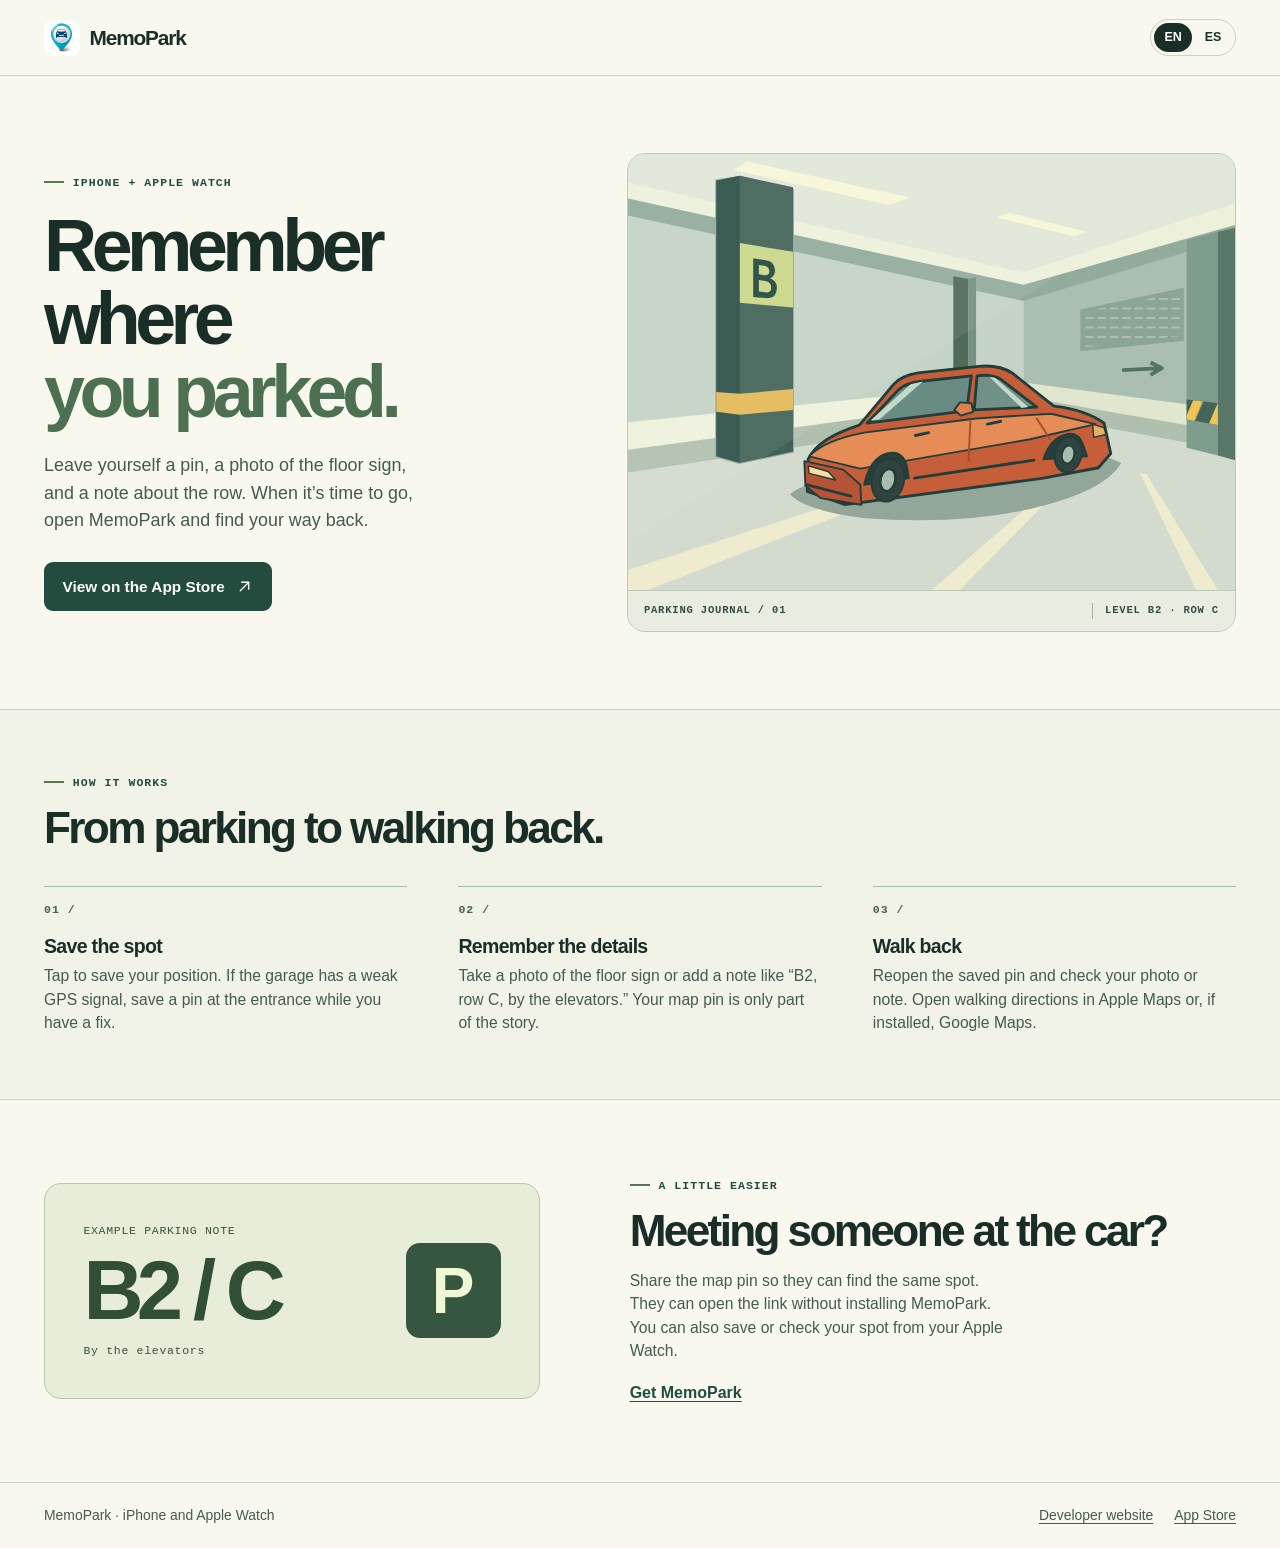
<file: index.html>
<!doctype html>
<html lang="en"><head>
<meta charset="utf-8">
<meta name="viewport" content="width=device-width, initial-scale=1">
<title>MemoPark: remember where you parked</title>
<meta name="description" content="Save your parking spot, photograph the floor sign, and get walking directions back to your car. MemoPark for iPhone and Apple Watch.">
<meta name="theme-color" content="#f8f8ef">
<meta property="og:type" content="website">
<meta property="og:title" content="MemoPark: remember where you parked">
<meta property="og:description" content="Save your parking spot, photograph the floor sign, and get walking directions back to your car. MemoPark for iPhone and Apple Watch.">
<meta property="og:url" content="https://pclemente.github.io/memopark-site/">
<meta property="og:locale" content="en_US">
<meta property="og:locale:alternate" content="es_ES">
<meta property="og:image" content="https://pclemente.github.io/memopark-site/assets/memopark.png">
<meta property="og:image:alt" content="MemoPark">
<link rel="canonical" href="https://pclemente.github.io/memopark-site/">
<link rel="alternate" hreflang="en" href="https://pclemente.github.io/memopark-site/">
<link rel="alternate" hreflang="es" href="https://pclemente.github.io/memopark-site/es/">
<link rel="alternate" hreflang="x-default" href="https://pclemente.github.io/memopark-site/">
<link rel="icon" href="./assets/memopark.png" type="image/png">
<link rel="apple-touch-icon" href="./assets/memopark.png">
<link rel="stylesheet" href="./assets/site.css">
</head>
<body>
<a class="skip" href="#main">Skip to content</a>
<header class="bar"><div class="nav wrap">
<a class="brand" href="./" aria-label="MemoPark home"><img src="./assets/memopark.png" alt="" width="36" height="36">MemoPark</a>
<nav class="lang" aria-label="Language"><a href="./" hreflang="en" lang="en" aria-label="English" aria-current="page">EN</a><a href="./es/" hreflang="es" lang="es" aria-label="Español">ES</a></nav>
</div></header>
<main id="main">
<section class="hero wrap" aria-labelledby="title"><div>
<p class="eyebrow">iPhone + Apple Watch</p><h1 id="title">Remember where <span>you parked.</span></h1>
<p class="lead">Leave yourself a pin, a photo of the floor sign, and a note about the row. When it’s time to go, open MemoPark and find your way back.</p>
<a class="cta" href="https://apps.apple.com/app/apple-store/id1123786909?pt=10014801&amp;ct=memopark-site&amp;mt=8">View on the App Store<svg viewBox="0 0 24 24" fill="none" stroke="currentColor" stroke-width="1.8" stroke-linecap="round" stroke-linejoin="round" aria-hidden="true" focusable="false"><path d="M6 18 18 6M8 6h10v10"/></svg></a>
</div><figure class="art"><img src="./assets/garage.svg" alt="Illustration of an orange car parked beside a green pillar in a garage." width="640" height="460" fetchpriority="high">
<figcaption class="plate"><span>Parking journal / 01</span><strong>Level B2 · Row C</strong></figcaption></figure></section>
<section class="guide" aria-labelledby="guide-title"><div class="wrap">
<p class="eyebrow">How it works</p><h2 id="guide-title">From parking to walking back.</h2>
<ol class="steps"><li><span class="sequence" aria-hidden="true">01 /</span><h3>Save the spot</h3><p>Tap to save your position. If the garage has a weak GPS signal, save a pin at the entrance while you have a fix.</p></li>
<li><span class="sequence" aria-hidden="true">02 /</span><h3>Remember the details</h3><p>Take a photo of the floor sign or add a note like “B2, row C, by the elevators.” Your map pin is only part of the story.</p></li>
<li><span class="sequence" aria-hidden="true">03 /</span><h3>Walk back</h3><p>Reopen the saved pin and check your photo or note. Open walking directions in Apple Maps or, if installed, Google Maps.</p></li></ol></div></section>
<section class="extras wrap" aria-labelledby="extras-title">
<div class="album" role="img" aria-label="Example parking note: level B2, row C, by the elevators."><div class="stamp" aria-hidden="true"><small>EXAMPLE PARKING NOTE</small><b>B2 / C</b><span>By the elevators</span></div><span class="sign" aria-hidden="true">P</span></div>
<div><p class="eyebrow">A little easier</p><h2 id="extras-title">Meeting someone at the car?</h2><p>Share the map pin so they can find the same spot. They can open the link without installing MemoPark. You can also save or check your spot from your Apple Watch.</p><a class="textlink" href="https://apps.apple.com/app/apple-store/id1123786909?pt=10014801&amp;ct=memopark-site&amp;mt=8">Get MemoPark</a></div>
</section></main>
<footer class="foot"><div class="wrap footrow"><span>MemoPark · iPhone and Apple Watch</span><nav class="footlinks" aria-label="More information"><a href="https://pabloclementeperez.com/">Developer website</a><a href="https://apps.apple.com/app/apple-store/id1123786909?pt=10014801&amp;ct=memopark-site&amp;mt=8">App Store</a></nav></div></footer>
</body></html>
</file>
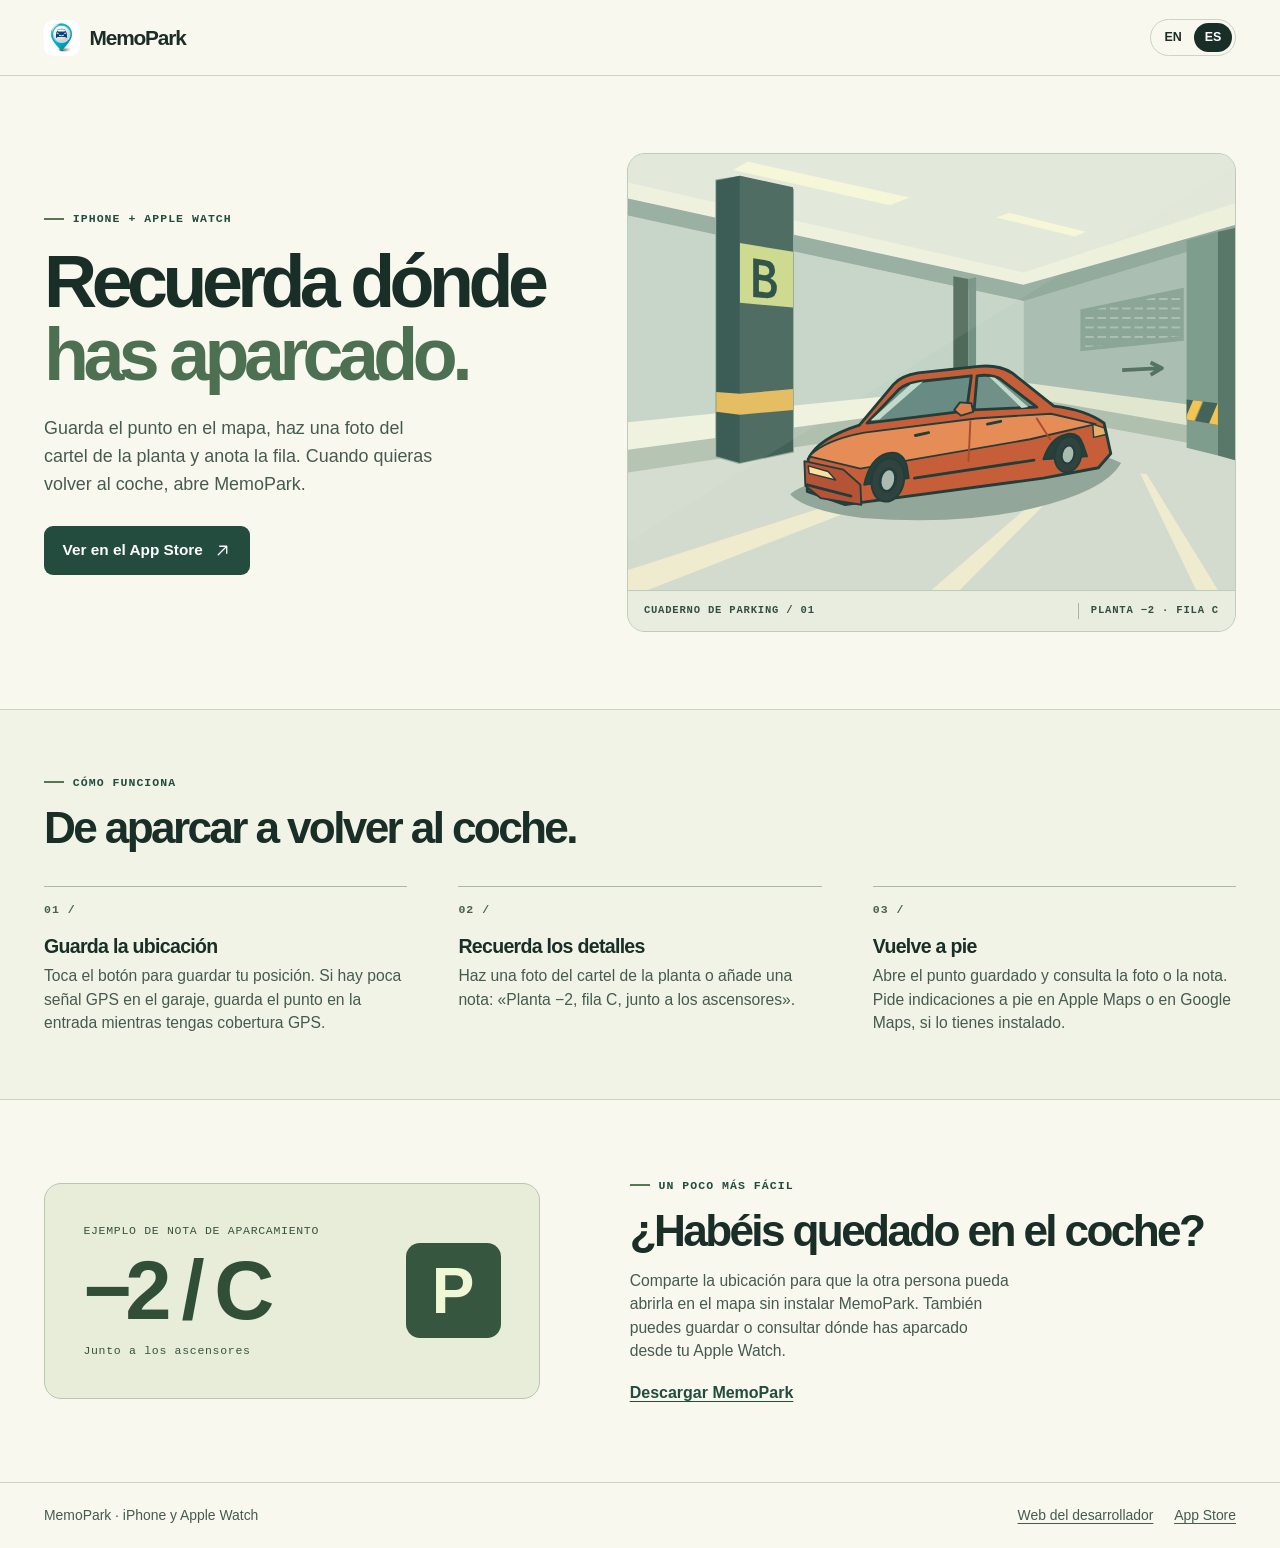
<file: es/index.html>
<!doctype html>
<html lang="es"><head>
<meta charset="utf-8">
<meta name="viewport" content="width=device-width, initial-scale=1">
<title>MemoPark: recuerda dónde has aparcado</title>
<meta name="description" content="Guarda dónde has aparcado, haz una foto del cartel de la planta y pide indicaciones a pie para volver a tu coche. MemoPark para iPhone y Apple Watch.">
<meta name="theme-color" content="#f8f8ef">
<meta property="og:type" content="website">
<meta property="og:title" content="MemoPark: recuerda dónde has aparcado">
<meta property="og:description" content="Guarda dónde has aparcado, haz una foto del cartel de la planta y pide indicaciones a pie para volver a tu coche. MemoPark para iPhone y Apple Watch.">
<meta property="og:url" content="https://pclemente.github.io/memopark-site/es/">
<meta property="og:locale" content="es_ES">
<meta property="og:locale:alternate" content="en_US">
<meta property="og:image" content="https://pclemente.github.io/memopark-site/assets/memopark.png">
<meta property="og:image:alt" content="MemoPark">
<link rel="canonical" href="https://pclemente.github.io/memopark-site/es/">
<link rel="alternate" hreflang="en" href="https://pclemente.github.io/memopark-site/">
<link rel="alternate" hreflang="es" href="https://pclemente.github.io/memopark-site/es/">
<link rel="alternate" hreflang="x-default" href="https://pclemente.github.io/memopark-site/">
<link rel="icon" href="../assets/memopark.png" type="image/png">
<link rel="apple-touch-icon" href="../assets/memopark.png">
<link rel="stylesheet" href="../assets/site.css">
</head>
<body>
<a class="skip" href="#main">Saltar al contenido</a>
<header class="bar"><div class="nav wrap">
<a class="brand" href="./" aria-label="Inicio de MemoPark"><img src="../assets/memopark.png" alt="" width="36" height="36">MemoPark</a>
<nav class="lang" aria-label="Idioma"><a href="../" hreflang="en" lang="en" aria-label="English">EN</a><a href="../es/" hreflang="es" lang="es" aria-label="Español" aria-current="page">ES</a></nav>
</div></header>
<main id="main">
<section class="hero wrap" aria-labelledby="title"><div>
<p class="eyebrow">iPhone + Apple Watch</p><h1 id="title">Recuerda dónde <span>has aparcado.</span></h1>
<p class="lead">Guarda el punto en el mapa, haz una foto del cartel de la planta y anota la fila. Cuando quieras volver al coche, abre MemoPark.</p>
<a class="cta" href="https://apps.apple.com/app/apple-store/id1123786909?pt=10014801&amp;ct=memopark-site&amp;mt=8">Ver en el App Store<svg viewBox="0 0 24 24" fill="none" stroke="currentColor" stroke-width="1.8" stroke-linecap="round" stroke-linejoin="round" aria-hidden="true" focusable="false"><path d="M6 18 18 6M8 6h10v10"/></svg></a>
</div><figure class="art"><img src="../assets/garage.svg" alt="Ilustración de un coche naranja aparcado junto a una columna verde en un garaje." width="640" height="460" fetchpriority="high">
<figcaption class="plate"><span>Cuaderno de parking / 01</span><strong>Planta −2 · Fila C</strong></figcaption></figure></section>
<section class="guide" aria-labelledby="guide-title"><div class="wrap">
<p class="eyebrow">Cómo funciona</p><h2 id="guide-title">De aparcar a volver al coche.</h2>
<ol class="steps"><li><span class="sequence" aria-hidden="true">01 /</span><h3>Guarda la ubicación</h3><p>Toca el botón para guardar tu posición. Si hay poca señal GPS en el garaje, guarda el punto en la entrada mientras tengas cobertura GPS.</p></li>
<li><span class="sequence" aria-hidden="true">02 /</span><h3>Recuerda los detalles</h3><p>Haz una foto del cartel de la planta o añade una nota: «Planta −2, fila C, junto a los ascensores».</p></li>
<li><span class="sequence" aria-hidden="true">03 /</span><h3>Vuelve a pie</h3><p>Abre el punto guardado y consulta la foto o la nota. Pide indicaciones a pie en Apple Maps o en Google Maps, si lo tienes instalado.</p></li></ol></div></section>
<section class="extras wrap" aria-labelledby="extras-title">
<div class="album" role="img" aria-label="Ejemplo de nota: planta menos dos, fila C, junto a los ascensores."><div class="stamp" aria-hidden="true"><small>EJEMPLO DE NOTA DE APARCAMIENTO</small><b>−2 / C</b><span>Junto a los ascensores</span></div><span class="sign" aria-hidden="true">P</span></div>
<div><p class="eyebrow">Un poco más fácil</p><h2 id="extras-title">¿Habéis quedado en el coche?</h2><p>Comparte la ubicación para que la otra persona pueda abrirla en el mapa sin instalar MemoPark. También puedes guardar o consultar dónde has aparcado desde tu Apple Watch.</p><a class="textlink" href="https://apps.apple.com/app/apple-store/id1123786909?pt=10014801&amp;ct=memopark-site&amp;mt=8">Descargar MemoPark</a></div>
</section></main>
<footer class="foot"><div class="wrap footrow"><span>MemoPark · iPhone y Apple Watch</span><nav class="footlinks" aria-label="Más información"><a href="https://pabloclementeperez.com/">Web del desarrollador</a><a href="https://apps.apple.com/app/apple-store/id1123786909?pt=10014801&amp;ct=memopark-site&amp;mt=8">App Store</a></nav></div></footer>
</body></html>
</file>
<file: assets/site.css>
:root{color-scheme:light;--paper:#f8f8ef;--ink:#182e27;--muted:#465a50;--line:#cbd3c2;--green:#234c3f;--pale:#e9efd7;--yellow:#e0eb83;--white:#fff}
*{box-sizing:border-box}
html{font-family:-apple-system,BlinkMacSystemFont,"Segoe UI",sans-serif;background:var(--paper);color:var(--ink);scroll-behavior:smooth}
body{margin:0;line-height:1.5}
a{color:inherit;text-underline-offset:.18em}
a:focus-visible{outline:3px solid #91601a;outline-offset:4px}
.wrap{width:min(1192px,calc(100% - 72px));margin-inline:auto}
.skip{position:absolute;z-index:5;top:8px;left:8px;transform:translateY(-160%);padding:8px;background:var(--white)}
.skip:focus{transform:none}
.bar{border-bottom:1px solid var(--line)}
.nav{display:flex;align-items:center;justify-content:space-between;gap:1rem;min-height:75px}
.brand{display:inline-flex;align-items:center;gap:.6rem;color:var(--ink);font-size:1.3rem;font-weight:760;letter-spacing:-.055em;text-decoration:none}
.brand img{width:36px;height:36px;border-radius:9px}
.lang{display:flex;align-items:center;gap:.12rem;border:1px solid var(--line);border-radius:100px;padding:3px}
.lang a{min-width:38px;padding:.35rem .45rem;border-radius:100px;text-align:center;text-decoration:none;font-size:.78rem;font-weight:700}
.lang a[aria-current]{background:var(--ink);color:var(--white)}
.lang a:not([aria-current]):hover{background:var(--pale)}
.hero{display:grid;grid-template-columns: .92fr 1.08fr;gap:clamp(2rem,5vw,5rem);align-items:center;padding-block:clamp(2.5rem,6vw,5.5rem)}
.eyebrow,.sequence,.plate{font-family:ui-monospace,SFMono-Regular,Consolas,monospace;text-transform:uppercase;font-size:.72rem;font-weight:650;letter-spacing:.09em}
.eyebrow{display:flex;align-items:center;gap:.55rem;margin:0 0 1.2rem;color:var(--green)}
.eyebrow:before{content:"";width:20px;height:2px;background:#587556}
h1,h2,h3,p,figure{margin:0}
h1,h2,h3{text-wrap:balance}
h1{font-size:clamp(2.9rem,5.75vw,5.6rem);line-height:.99;letter-spacing:-.075em;font-weight:715;max-width:12ch}
h1 span{display:block;color:#4c7051}
html[lang="es"] h1{max-width:13ch}
.lead{margin:1.45rem 0 1.7rem;max-width:39ch;color:var(--muted);font-size:clamp(1.02rem,1.4vw,1.19rem);line-height:1.55}
.cta{display:inline-flex;align-items:center;justify-content:center;gap:.75em;min-height:49px;padding:.77rem 1.1rem;border:1px solid transparent;border-radius:9px;background:var(--green);color:white;text-decoration:none;font-size:.96rem;font-weight:660;line-height:1.2;transition:background-color .16s}
.cta:hover{background:#163b30}.cta svg{width:17px;height:17px}
.art{overflow:hidden;background:#dce5d7;border:1px solid #bfcbbd;border-radius:18px}
.art img{display:block;width:100%;height:auto}
.plate{display:flex;align-items:center;justify-content:space-between;gap:.7rem;padding:.75rem 1rem;background:#e9eddf;color:#344f42;border-top:1px solid #bfcbba;font-size:.66rem;letter-spacing:.075em}
.plate strong{display:inline-block;border-left:1px solid #a6b6a5;padding-left:.75rem;font:inherit;text-align:right}
.guide{border-block:1px solid var(--line);background:#f0f3e6;padding-block:clamp(2.4rem,5vw,4.5rem)}
.guide h2,.extras h2{font-size:clamp(1.85rem,3.45vw,3rem);line-height:1.09;letter-spacing:-.06em;font-weight:675}
.guide .eyebrow,.extras .eyebrow{margin-bottom:.8rem}
.steps{display:grid;grid-template-columns:repeat(3,minmax(0,1fr));padding:0;margin:2.15rem 0 0;list-style:none;gap:clamp(1.4rem,4vw,4rem)}
.steps li{border-top:1px solid #aab9a5;padding-top:.85rem}
.sequence{color:#486347;font-size:.72rem;display:block;margin-bottom:1.02rem}
.steps h3{font-size:1.22rem;letter-spacing:-.035em;line-height:1.2;margin-bottom:.4rem}
.steps p,.extras p:not(.eyebrow){color:var(--muted);font-size:.98rem;max-width:44ch}
.extras{display:grid;grid-template-columns:.9fr 1.1fr;gap:clamp(2rem,7vw,6rem);align-items:center;padding-block:clamp(3rem,6vw,5.4rem)}
.extras p:not(.eyebrow){margin:.85rem 0 1.15rem}
.album{border:1px solid #b9c6b1;border-radius:17px;background:#e8edda;display:grid;grid-template-columns:1fr auto;align-items:center;gap:1rem;padding:clamp(1.25rem,3vw,2.5rem);position:relative;overflow:hidden}
.stamp{position:relative;z-index:1}
.stamp small,.stamp b,.stamp span{display:block}
.stamp small,.stamp span{font-family:ui-monospace,SFMono-Regular,Consolas,monospace;color:#38533e;font-size:.72rem;letter-spacing:.06em}
.stamp b{color:#314f37;font-size:clamp(2.7rem,6.5vw,6.1rem);letter-spacing:-.08em;font-weight:710;line-height:1.1;margin:.35rem 0}
.sign{width:clamp(56px,8vw,95px);border-radius:14px;aspect-ratio:1;background:#375640;display:grid;place-items:center;color:#eff7d5;font-size:clamp(2rem,5vw,4rem);font-weight:750;line-height:1}
.textlink{font-weight:650;color:var(--green)}
.foot{border-top:1px solid var(--line)}
.footrow{display:flex;align-items:center;justify-content:space-between;gap:.8rem 1.2rem;flex-wrap:wrap;padding-block:1.4rem;color:var(--muted);font-size:.87rem}
.footlinks{display:flex;flex-wrap:wrap;gap:.8rem 1.3rem}
@media(max-width:850px){.wrap{width:min(100% - 44px,720px)}.hero{gap:1.8rem}.plate{font-size:.59rem;padding:.65rem}.steps{gap:1.3rem}.extras{gap:2rem}}
@media(max-width:670px){.wrap{width:calc(100% - 38px)}.nav{min-height:63px}.hero,.extras{grid-template-columns:1fr}.hero{gap:1.8rem;padding-top:2.5rem}.hero h1{font-size:clamp(2.85rem,11.8vw,4.5rem)}.lead{margin:.95rem 0 1.2rem}.eyebrow{margin-bottom:.8rem}.art{max-width:500px}.art img{max-height:310px;object-fit:cover}.steps{grid-template-columns:1fr;gap:1.1rem;margin-top:1.4rem}.steps li{display:grid;grid-template-columns:2rem 1fr;column-gap:.45rem;padding-top:.75rem}.sequence{grid-row:span 2;margin:.12rem 0}.steps p{grid-column:2}.extras{gap:1.5rem}.album{order:2}.footrow{align-items:flex-start}.plate{font-size:.65rem}}
@media(max-width:350px){.wrap{width:calc(100% - 28px)}.plate{font-size:.59rem}.hero h1{font-size:2.65rem}}
@media(prefers-reduced-motion:reduce){html{scroll-behavior:auto}*,*:before,*:after{transition:none!important}}
</file>
